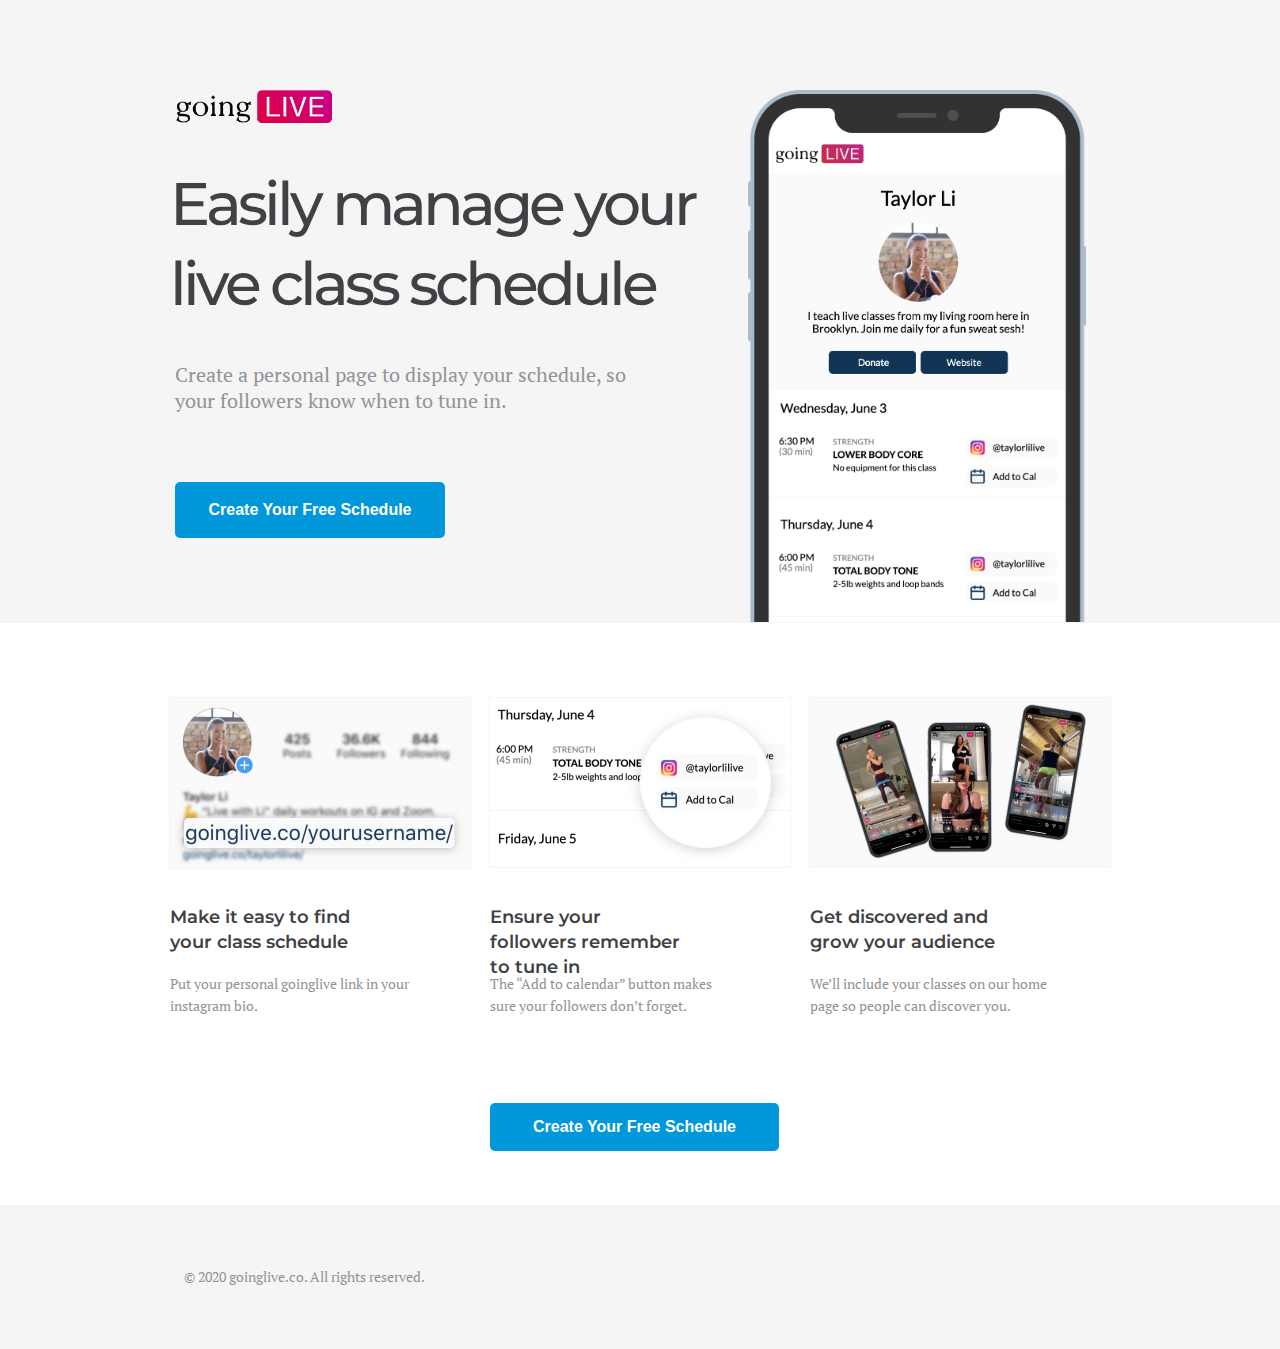
<file: goinglive_landing_page2.html>
<html xmlns="http://www.w3.org/1999/xhtml" class="wf-ptserif-n4-active wf-montserrat-n6-active wf-montserrat-n5-active wf-active"><head><meta http-equiv="Content-Type" content="text/html; charset=UTF-8">
      <!--39ad4491-563d-4d46-9cbc-d50222e74242 a-->

    <title></title>
    <meta name="keywords" content="">
    <meta name="description" content="">








    <meta name="viewport" content="width=device-width, initial-scale=1.0"><meta http-equiv="X-UA-Compatible" content="IE=edge"><meta name="lp-version" content="v6.22.1"><style title="page-styles" type="text/css" data-page-type="main_desktop">
body {
 color:#3f4144;
}
a {
 color:#1279FD;
 text-decoration:none;
}
#lp-pom-text-9 {
 left:0px;
 top:164px;
 display:block;
 background:rgba(255,255,255,0);
 border-style:none;
 border-radius:0px;
 z-index:10;
 width:590px;
 height:160px;
 position:absolute;
}
#lp-pom-text-10 {
 left:5px;
 top:362px;
 display:block;
 background:rgba(255,255,255,0);
 border-style:none;
 border-radius:0px;
 z-index:9;
 width:480px;
 height:52px;
 position:absolute;
}
#lp-pom-image-11 {
 left:5px;
 top:90px;
 display:block;
 background:rgba(255,255,255,0);
 z-index:11;
 position:absolute;
}
#lp-pom-text-18 {
 left:0px;
 top:905px;
 display:block;
 background:rgba(255,255,255,0);
 border-style:none;
 border-radius:0px;
 z-index:8;
 width:201px;
 height:50px;
 position:absolute;
}
#lp-pom-text-19 {
 left:0px;
 top:973px;
 display:block;
 background:rgba(255,255,255,0);
 border-style:none;
 border-radius:0px;
 z-index:7;
 width:242px;
 height:44px;
 position:absolute;
}
#lp-pom-text-44 {
 left:320px;
 top:905px;
 display:block;
 background:rgba(255,255,255,0);
 border-style:none;
 border-radius:0px;
 z-index:5;
 width:201px;
 height:50px;
 position:absolute;
}
#lp-pom-text-45 {
 left:320px;
 top:973px;
 display:block;
 background:rgba(255,255,255,0);
 border-style:none;
 border-radius:0px;
 z-index:4;
 width:242px;
 height:44px;
 position:absolute;
}
#lp-pom-text-48 {
 left:640px;
 top:905px;
 display:block;
 background:rgba(255,255,255,0);
 border-style:none;
 border-radius:0px;
 z-index:2;
 width:201px;
 height:50px;
 position:absolute;
}
#lp-pom-text-49 {
 left:640px;
 top:973px;
 display:block;
 background:rgba(255,255,255,0);
 border-style:none;
 border-radius:0px;
 z-index:1;
 width:242px;
 height:44px;
 position:absolute;
}
#lp-pom-image-178 {
 left:-1px;
 top:697px;
 display:block;
 background:rgba(255,255,255,0);
 z-index:12;
 position:absolute;
}
#lp-pom-image-180 {
 left:319px;
 top:697px;
 display:block;
 background:rgba(255,255,255,0);
 z-index:6;
 position:absolute;
}
#lp-pom-image-182 {
 left:639px;
 top:697px;
 display:block;
 background:rgba(255,255,255,0);
 z-index:3;
 position:absolute;
}
#lp-pom-button-193 {
 left:320px;
 top:1103px;
 display:block;
 border-style:none;
 border-radius:5px;
 z-index:13;
 width:289px;
 height:48px;
 position:absolute;
 background:rgba(0,152,219,1);
 box-shadow:none;
 text-shadow:none;
 color:#fff;
 border-width:undefinedpx;
 border-color:#undefined;
 font-size:16px;
 line-height:19px;
 font-weight:400;
 font-family:Arial, sans-serif;
 font-style:normal;
 text-align:center;
 background-repeat:no-repeat;
}
#lp-pom-button-194 {
 left:5px;
 top:482px;
 display:block;
 border-style:none;
 border-radius:5px;
 z-index:14;
 width:270px;
 height:56px;
 position:absolute;
 background:rgba(0,152,219,1);
 box-shadow:none;
 text-shadow:none;
 color:#fff;
 border-width:undefinedpx;
 border-color:#undefined;
 font-size:16px;
 line-height:19px;
 font-weight:400;
 font-family:Arial, sans-serif;
 font-style:normal;
 text-align:center;
 background-repeat:no-repeat;
}
#lp-pom-image-197 {
 left:578px;
 top:90px;
 display:block;
 background:rgba(255,255,255,0);
 z-index:15;
 position:absolute;
}
#lp-pom-root {
 display:block;
 background:rgba(255,255,255,1);
 border-style:none;
 margin:auto;
 padding-top:0px;
 border-radius:0px;
 min-width:940px;
 height:1349px;
}
#lp-pom-block-8 {
 display:block;
 background:rgba(245,245,245,1);
 border-style:none;
 margin-left:auto;
 margin-right:auto;
 margin-bottom:0px;
 border-radius:0px;
 width:100%;
 height:623px;
 position:relative;
}
#lp-pom-block-16 {
 display:block;
 background:rgba(255,255,255,1);
 border-style:none;
 margin-left:auto;
 margin-right:auto;
 margin-bottom:0px;
 border-radius:0px;
 width:100%;
 height:582px;
 position:relative;
}
#lp-pom-block-199 {
 display:block;
 background:rgba(245,245,245,1);
 border-style:none;
 margin-left:auto;
 margin-right:auto;
 margin-bottom:0px;
 border-radius:0px;
 width:100%;
 height:144px;
 position:relative;
}
#lp-pom-text-202 {
 display:block;
 background:rgba(255,255,255,0);
 border-style:none;
 border-radius:0px;
 left:14px;
 top:1266px;
 z-index:16;
 width:290px;
 height:22px;
 position:absolute;
}
#lp-pom-root .lp-positioned-content {
 top:0px;
 width:940px;
 margin-left:-470px;
}
#lp-pom-block-8 .lp-pom-block-content {
 margin-left:auto;
 margin-right:auto;
 width:940px;
 height:623px;
}
#lp-pom-image-11 .lp-pom-image-container {
 border-style:none;
 border-radius:0px;
 width:158px;
 height:33px;
}
#lp-pom-image-11 .lp-pom-image-container img {
 width:158px;
 height:33px;
}
#lp-pom-block-16 .lp-pom-block-content {
 margin-left:auto;
 margin-right:auto;
 width:940px;
 height:582px;
}
#lp-pom-image-178 .lp-pom-image-container {
 border-style:solid;
 border-width:1px;
 border-color:#F5F5F5;
 border-radius:0px;
 width:300px;
 height:170px;
}
#lp-pom-image-178 .lp-pom-image-container img {
 width:300px;
 height:170px;
}
#lp-pom-image-180 .lp-pom-image-container {
 border-style:solid;
 border-width:1px;
 border-color:#F5F5F5;
 border-radius:0px;
 width:300px;
 height:169px;
}
#lp-pom-image-180 .lp-pom-image-container img {
 width:300px;
 height:169px;
}
#lp-pom-image-182 .lp-pom-image-container {
 border-style:solid;
 border-width:1px;
 border-color:#f5f5f5;
 border-radius:0px;
 width:300px;
 height:169px;
}
#lp-pom-image-182 .lp-pom-image-container img {
 width:300px;
 height:169px;
}
#lp-pom-button-193:hover {
 background:rgba(0,136,208,1);
 box-shadow:none;
 color:#fff;
}
#lp-pom-button-193:active {
 background:rgba(0,124,197,1);
 box-shadow:none;
 color:#fff;
}
#lp-pom-button-193 .label {
 margin-top:-10px;
}
#lp-pom-button-194:hover {
 background:rgba(0,136,208,1);
 box-shadow:none;
 color:#fff;
}
#lp-pom-button-194:active {
 background:rgba(0,124,197,1);
 box-shadow:none;
 color:#fff;
}
#lp-pom-button-194 .label {
 margin-top:-10px;
}
#lp-pom-image-197 .lp-pom-image-container {
 border-style:none;
 border-radius:0px;
 width:338px;
 height:532px;
}
#lp-pom-image-197 .lp-pom-image-container img {
 width:338px;
 height:532px;
}
#lp-pom-block-199 .lp-pom-block-content {
 margin-left:auto;
 margin-right:auto;
 width:940px;
 height:144px;
}
#lp-pom-root-color-overlay {
 position:absolute;
 background:none;
 top:0;
 width:100%;
 height:1349px;
 min-height:100%;
}
#lp-pom-block-8-color-overlay {
 position:absolute;
 background:none;
 height:623px;
 width:100%;;
}
#lp-pom-block-16-color-overlay {
 position:absolute;
 background:none;
 height:582px;
 width:100%;;
}
#lp-pom-block-199-color-overlay {
 position:absolute;
 background:none;
 height:144px;
 width:100%;;
}
</style><style title="page-styles" type="text/css" data-page-type="main_mobile">
@media only screen and (max-width: 600px) {
#lp-pom-root {
 display:block;
 background:rgba(255,255,255,1);
 border-style:none;
 margin:auto;
 padding-top:0px;
 border-radius:0px;
 min-width:320px;
 height:2260px;
}
#lp-pom-block-8 {
 display:block;
 background:rgba(245,245,245,1);
 border-style:none;
 margin-left:auto;
 margin-right:auto;
 margin-bottom:0px;
 border-radius:0px;
 width:100%;
 height:910px;
 position:relative;
}
#lp-pom-text-9 {
 display:block;
 background:rgba(255,255,255,0);
 border-style:none;
 border-radius:0px;
 left:26px;
 top:114px;
 z-index:10;
 width:399px;
 height:240px;
 transform:scale(0.63);
 transform-origin:0 0;
 -webkit-transform:scale(0.63);
 -webkit-transform-origin:0 0;
 position:absolute;
}
#lp-pom-text-10 {
 display:block;
 background:rgba(255,255,255,0);
 border-style:none;
 border-radius:0px;
 left:26px;
 top:286px;
 z-index:9;
 width:337px;
 height:78px;
 transform:scale(0.8);
 transform-origin:0 0;
 -webkit-transform:scale(0.8);
 -webkit-transform-origin:0 0;
 position:absolute;
}
#lp-pom-image-11 {
 display:block;
 background:rgba(255,255,255,0);
 left:26px;
 top:52px;
 z-index:11;
 position:absolute;
}
#lp-pom-button-194 {
 display:block;
 border-style:none;
 border-radius:5px;
 left:26px;
 top:371px;
 z-index:14;
 width:267px;
 height:47px;
 position:absolute;
 background:rgba(0,152,219,1);
 box-shadow:none;
 text-shadow:none;
 color:#fff;
 border-width:undefinedpx;
 border-color:#undefined;
 font-size:16px;
 line-height:19px;
 font-weight:400;
 font-family:Arial, sans-serif;
 font-style:normal;
 text-align:center;
 background-repeat:no-repeat;
}
#lp-pom-image-197 {
 display:block;
 background:rgba(255,255,255,0);
 left:26px;
 top:451px;
 z-index:15;
 position:absolute;
}
#lp-pom-block-16 {
 display:block;
 background:rgba(255,255,255,1);
 border-style:none;
 margin-left:auto;
 margin-right:auto;
 margin-bottom:2px;
 border-radius:0px;
 width:100%;
 height:1220px;
 position:relative;
}
#lp-pom-text-18 {
 display:block;
 background:rgba(255,255,255,0);
 border-style:none;
 border-radius:0px;
 left:20px;
 top:1157px;
 z-index:8;
 width:201px;
 height:50px;
 position:absolute;
}
#lp-pom-text-19 {
 display:block;
 background:rgba(255,255,255,0);
 border-style:none;
 border-radius:0px;
 left:20px;
 top:1215px;
 z-index:7;
 width:242px;
 height:44px;
 position:absolute;
}
#lp-pom-text-44 {
 display:block;
 background:rgba(255,255,255,0);
 border-style:none;
 border-radius:0px;
 left:20px;
 top:1515px;
 z-index:5;
 width:201px;
 height:50px;
 position:absolute;
}
#lp-pom-text-45 {
 display:block;
 background:rgba(255,255,255,0);
 border-style:none;
 border-radius:0px;
 left:20px;
 top:1573px;
 z-index:4;
 width:242px;
 height:44px;
 position:absolute;
}
#lp-pom-text-48 {
 display:block;
 background:rgba(255,255,255,0);
 border-style:none;
 border-radius:0px;
 left:20px;
 top:1872px;
 z-index:2;
 width:201px;
 height:50px;
 position:absolute;
}
#lp-pom-text-49 {
 display:block;
 background:rgba(255,255,255,0);
 border-style:none;
 border-radius:0px;
 left:20px;
 top:1930px;
 z-index:1;
 width:242px;
 height:44px;
 position:absolute;
}
#lp-pom-image-178 {
 display:block;
 background:rgba(255,255,255,0);
 left:19px;
 top:984px;
 z-index:12;
 position:absolute;
}
#lp-pom-image-180 {
 display:block;
 background:rgba(255,255,255,0);
 left:19px;
 top:1342px;
 z-index:6;
 position:absolute;
}
#lp-pom-image-182 {
 display:block;
 background:rgba(255,255,255,0);
 left:11px;
 top:1699px;
 z-index:3;
 position:absolute;
}
#lp-pom-button-193 {
 display:block;
 border-style:none;
 border-radius:5px;
 left:20px;
 top:2024px;
 z-index:13;
 width:280px;
 height:48px;
 position:absolute;
 background:rgba(0,152,219,1);
 box-shadow:none;
 text-shadow:none;
 color:#fff;
 border-width:undefinedpx;
 border-color:#undefined;
 font-size:16px;
 line-height:19px;
 font-weight:400;
 font-family:Arial, sans-serif;
 font-style:normal;
 text-align:center;
 background-repeat:no-repeat;
}
#lp-pom-block-199 {
 display:block;
 background:rgba(245,245,245,1);
 border-style:none;
 margin-left:auto;
 margin-right:auto;
 margin-bottom:0px;
 border-radius:0px;
 width:100%;
 height:128px;
 position:relative;
}
#lp-pom-text-202 {
 display:block;
 background:rgba(255,255,255,0);
 border-style:none;
 border-radius:0px;
 left:7px;
 top:2185px;
 z-index:16;
 width:279px;
 height:22px;
 position:absolute;
}
body {
 color:#3f4144;
}
a {
 color:#1279FD;
 text-decoration:none;
}
#lp-pom-root .lp-positioned-content {
 top:0px;
 width:320px;
 margin-left:-160px;
}
#lp-pom-block-8 .lp-pom-block-content {
 margin-left:auto;
 margin-right:auto;
 width:320px;
 height:910px;
}
#lp-pom-image-11 .lp-pom-image-container {
 border-style:none;
 border-radius:0px;
 width:158px;
 height:33px;
}
#lp-pom-image-11 .lp-pom-image-container img {
 width:158px;
 height:33px;
}
#lp-pom-block-16 .lp-pom-block-content {
 margin-left:auto;
 margin-right:auto;
 width:320px;
 height:1220px;
}
#lp-pom-image-178 .lp-pom-image-container {
 border-style:solid;
 border-width:1px;
 border-color:#F5F5F5;
 border-radius:0px;
 width:280px;
 height:158px;
}
#lp-pom-image-178 .lp-pom-image-container img {
 width:280px;
 height:158px;
}
#lp-pom-image-180 .lp-pom-image-container {
 border-style:solid;
 border-width:1px;
 border-color:#F5F5F5;
 border-radius:0px;
 width:280px;
 height:158px;
}
#lp-pom-image-180 .lp-pom-image-container img {
 width:280px;
 height:158px;
}
#lp-pom-image-182 .lp-pom-image-container {
 border-style:solid;
 border-width:1px;
 border-color:#f5f5f5;
 border-radius:0px;
 width:280px;
 height:158px;
}
#lp-pom-image-182 .lp-pom-image-container img {
 width:280px;
 height:158px;
}
#lp-pom-button-193:hover {
 background:rgba(0,136,208,1);
 box-shadow:none;
 color:#fff;
}
#lp-pom-button-193:active {
 background:rgba(0,124,197,1);
 box-shadow:none;
 color:#fff;
}
#lp-pom-button-193 .label {
 margin-top:-10px;
}
#lp-pom-button-194:hover {
 background:rgba(0,136,208,1);
 box-shadow:none;
 color:#fff;
}
#lp-pom-button-194:active {
 background:rgba(0,124,197,1);
 box-shadow:none;
 color:#fff;
}
#lp-pom-button-194 .label {
 margin-top:-10px;
}
#lp-pom-image-197 .lp-pom-image-container {
 border-style:none;
 border-radius:0px;
 width:267px;
 height:458px;
}
#lp-pom-image-197 .lp-pom-image-container img {
 width:267px;
 height:458px;
}
#lp-pom-block-199 .lp-pom-block-content {
 margin-left:auto;
 margin-right:auto;
 width:320px;
 height:128px;
}
#lp-pom-root-color-overlay {
 position:absolute;
 background:none;
 top:0;
 width:100%;
 height:2260px;
 min-height:100%;
}
#lp-pom-block-8-color-overlay {
 position:absolute;
 background:none;
 height:910px;
 width:100%;;
}
#lp-pom-block-16-color-overlay {
 position:absolute;
 background:none;
 height:1220px;
 width:100%;;
}
#lp-pom-block-199-color-overlay {
 position:absolute;
 background:none;
 height:128px;
 width:100%;;
}
}

div.lp-pom-root .lp-pom-form-field.legacy{position:absolute;left:0;top:0;margin-bottom:12px}div.lp-pom-root .lp-pom-form-field.legacy label{position:absolute;left:0;top:0}div.lp-pom-root .lp-pom-form-field.legacy select{position:absolute;left:0;top:0;padding:0;margin:0;border:1px solid #666}div.lp-pom-root .lp-pom-form-field.legacy select option{padding:0.2em}div.lp-pom-root .lp-pom-form-field.legacy textarea,div.lp-pom-root .lp-pom-form-field.legacy input[type=text]{position:absolute;left:0;top:0;padding:0;margin:0;border:1px solid #666}div.lp-pom-root .lp-pom-form-field.legacy input[type=text]::-moz-focus-inner{padding:0;border:none}div.lp-pom-root .lp-pom-form-field.legacy select::-moz-focus-inner{padding:0;border:none}div.lp-pom-root .lp-pom-form-field.legacy .optionsList{position:absolute;left:0;top:0;right:0;padding:0;margin:0}div.lp-pom-root .lp-pom-form-field.legacy .option{position:relative;margin-bottom:6px}div.lp-pom-root .lp-pom-form-field.legacy .option input{position:absolute}div.lp-pom-root .lp-pom-form-field.legacy .option label{position:relative;display:block}div.lp-pom-root .lp-pom-form input.submit{position:absolute;left:0;top:0}.lp-pom-form.has-axis *{box-sizing:border-box}.lp-pom-form.has-axis form{position:static !important}.lp-pom-form.has-axis .fields{display:flex;justify-content:flex-start}.lp-pom-form.has-axis input,.lp-pom-form.has-axis select,.lp-pom-form.has-axis textarea{box-shadow:none;outline:none}.lp-pom-form.has-axis input[type='text'],.lp-pom-form.has-axis input[type='email'],.lp-pom-form.has-axis input[type='tel'],.lp-pom-form.has-axis select,.lp-pom-form.has-axis textarea{width:100%}.lp-pom-form.has-axis select{padding:0.2em}.lp-pom-form.has-axis input::-moz-focus-inner{padding:0;border:none}.lp-pom-form.has-axis select::-moz-focus-inner{padding:0;border:none}.lp-pom-form.has-axis .option{align-items:center;margin-bottom:6px;padding-left:20px;padding-right:8px}.lp-pom-form.has-axis .option input{margin-right:8px;margin-left:-20px}html{color:#000;background:rgba(0,0,0,0)}body,div,dl,dt,dd,ul,ol,li,h1,h2,h3,h4,h5,h6,pre,code,form,fieldset,legend,input,button,textarea,p,blockquote,th,td{margin:0;padding:0}button::-moz-focus-inner{padding:0;border:none}table{border-collapse:collapse;border-spacing:0}fieldset,img{border:0}address,caption,cite,code,dfn,em,strong,th,var,optgroup{font-style:inherit;font-weight:inherit}del,ins{text-decoration:none}li{list-style:none}caption,th{text-align:left}h1,h2,h3,h4,h5,h6{font-size:100%;font-weight:normal}q:before,q:after{content:''}abbr,acronym{border:0;font-variant:normal}sup{vertical-align:baseline}sub{vertical-align:baseline}legend{color:#000}input,button,textarea,select,optgroup,option{font-family:inherit;font-size:inherit;font-style:inherit;font-weight:inherit}:focus{outline:0}blockquote,q{quotes:none}.clearfix:after{content:"";display:table;clear:both}html,body,.lp-pom-body{height:100%;-webkit-text-size-adjust:none;-moz-text-size-adjust:none;-ms-text-size-adjust:none;text-size-adjust:none}body.lp-pom-body.lp-sub-page{-webkit-transform:translateZ(0)}body.lp-pom-body:not(.lp-convertable-page){background-color:#fff}body.lp-pom-body.lp-convertable-page{overflow:hidden}body.lp-pom-body.lp-sub-page .lp-pom-root{overflow:hidden}div.lp-pom-root{min-height:100%;position:relative;top:0}div.lp-pom-root,.cke-text{font-size:14px;line-height:17px}.lp-pom-body{font-family:Arial, sans-serif}.lp-positioned-content{position:absolute;left:50%;top:0;height:0;z-index:1}.lp-pom-block-content{position:relative;height:100%}.lp-pom-root .lp-pom-button{text-decoration:none;display:block;cursor:pointer}.lp-pom-root .lp-pom-button:disabled{opacity:0.6;pointer-events:none}div.lp-pom-root .lp-pom-button span{position:absolute;top:50%;display:block;text-align:center;left:0;right:0;padding:0 8px 0 8px;cursor:pointer}div.lp-pom-root .lp-pom-button{*background-image:url(/images/transparent.gif);_background-image:url(/images/transparent.gif);background-image:url(/images/transparent.gif);background:rgba(0,0,0,0)}.lp-pom-button .label strong{font-weight:bolder}.lp-pom-button .label em{font-style:italic}.lp-pom-text span[style~="color:"] a{color:inherit}div.lp-pom-root .lp-pom-text span{}div.lp-pom-root .lp-pom-text.inline span{line-height:1}div.lp-pom-root .lp-pom-text p,.cke-text p{line-height:17px}div.lp-pom-root .lp-pom-text.nlh p,.cke-text.nlh p{line-height:22px}div.lp-pom-root .lp-pom-text a,.cke-text a{text-decoration:underline}div.lp-pom-root .lp-pom-text h1,.cke-text h1{font-size:28px;margin-bottom:19px;line-height:34px}div.lp-pom-root .lp-pom-text h2,.cke-text h2{font-size:21px;margin-bottom:16px;line-height:25px}div.lp-pom-root .lp-pom-text h3,.cke-text h3{font-size:16px;margin-bottom:15px;line-height:19px}div.lp-pom-root .lp-pom-text h4,.cke-text h4{font-size:14px;margin-bottom:14px;line-height:17px}div.lp-pom-root .lp-pom-text h5,.cke-text h5{font-size:12px;margin-bottom:13px;line-height:14px}div.lp-pom-root .lp-pom-text h6,.cke-text h6{font-size:10px;margin-bottom:12px;line-height:12px}div.lp-pom-root .lp-pom-text .lplh-8,div.lp-pom-root .lp-pom-text.nlh .lplh-8,.cke-text .lplh-8,.cke-text.nlh .lplh-8{line-height:8px}div.lp-pom-root .lp-pom-text .lplh-9,div.lp-pom-root .lp-pom-text.nlh .lplh-9,.cke-text .lplh-9,.cke-text.nlh .lplh-9{line-height:9px}div.lp-pom-root .lp-pom-text .lplh-10,div.lp-pom-root .lp-pom-text.nlh .lplh-10,.cke-text .lplh-10,.cke-text.nlh .lplh-10{line-height:10px}div.lp-pom-root .lp-pom-text .lplh-11,div.lp-pom-root .lp-pom-text.nlh .lplh-11,.cke-text .lplh-11,.cke-text.nlh .lplh-11{line-height:11px}div.lp-pom-root .lp-pom-text .lplh-12,div.lp-pom-root .lp-pom-text.nlh .lplh-12,.cke-text .lplh-12,.cke-text.nlh .lplh-12{line-height:12px}div.lp-pom-root .lp-pom-text .lplh-13,div.lp-pom-root .lp-pom-text.nlh .lplh-13,.cke-text .lplh-13,.cke-text.nlh .lplh-13{line-height:13px}div.lp-pom-root .lp-pom-text .lplh-14,div.lp-pom-root .lp-pom-text.nlh .lplh-14,.cke-text .lplh-14,.cke-text.nlh .lplh-14{line-height:14px}div.lp-pom-root .lp-pom-text .lplh-15,div.lp-pom-root .lp-pom-text.nlh .lplh-15,.cke-text .lplh-15,.cke-text.nlh .lplh-15{line-height:15px}div.lp-pom-root .lp-pom-text .lplh-16,div.lp-pom-root .lp-pom-text.nlh .lplh-16,.cke-text .lplh-16,.cke-text.nlh .lplh-16{line-height:16px}div.lp-pom-root .lp-pom-text .lplh-17,div.lp-pom-root .lp-pom-text.nlh .lplh-17,.cke-text .lplh-17,.cke-text.nlh .lplh-17{line-height:17px}div.lp-pom-root .lp-pom-text .lplh-18,div.lp-pom-root .lp-pom-text.nlh .lplh-18,.cke-text .lplh-18,.cke-text.nlh .lplh-18{line-height:18px}div.lp-pom-root .lp-pom-text .lplh-19,div.lp-pom-root .lp-pom-text.nlh .lplh-19,.cke-text .lplh-19,.cke-text.nlh .lplh-19{line-height:19px}div.lp-pom-root .lp-pom-text .lplh-20,div.lp-pom-root .lp-pom-text.nlh .lplh-20,.cke-text .lplh-20,.cke-text.nlh .lplh-20{line-height:20px}div.lp-pom-root .lp-pom-text .lplh-22,div.lp-pom-root .lp-pom-text.nlh .lplh-22,.cke-text .lplh-22,.cke-text.nlh .lplh-22{line-height:22px}div.lp-pom-root .lp-pom-text .lplh-24,div.lp-pom-root .lp-pom-text.nlh .lplh-24,.cke-text .lplh-24,.cke-text.nlh .lplh-24{line-height:24px}div.lp-pom-root .lp-pom-text .lplh-26,div.lp-pom-root .lp-pom-text.nlh .lplh-26,.cke-text .lplh-26,.cke-text.nlh .lplh-26{line-height:26px}div.lp-pom-root .lp-pom-text .lplh-29,div.lp-pom-root .lp-pom-text.nlh .lplh-29,.cke-text .lplh-29,.cke-text.nlh .lplh-29{line-height:29px}div.lp-pom-root .lp-pom-text .lplh-31,div.lp-pom-root .lp-pom-text.nlh .lplh-31,.cke-text .lplh-31,.cke-text.nlh .lplh-31{line-height:31px}div.lp-pom-root .lp-pom-text .lplh-32,div.lp-pom-root .lp-pom-text.nlh .lplh-32,.cke-text .lplh-32,.cke-text.nlh .lplh-32{line-height:32px}div.lp-pom-root .lp-pom-text .lplh-34,div.lp-pom-root .lp-pom-text.nlh .lplh-34,.cke-text .lplh-34,.cke-text.nlh .lplh-34{line-height:34px}div.lp-pom-root .lp-pom-text .lplh-35,div.lp-pom-root .lp-pom-text.nlh .lplh-35,.cke-text .lplh-35,.cke-text.nlh .lplh-35{line-height:35px}div.lp-pom-root .lp-pom-text .lplh-38,div.lp-pom-root .lp-pom-text.nlh .lplh-38,.cke-text .lplh-38,.cke-text.nlh .lplh-38{line-height:38px}div.lp-pom-root .lp-pom-text .lplh-40,div.lp-pom-root .lp-pom-text.nlh .lplh-40,.cke-text .lplh-40,.cke-text.nlh .lplh-40{line-height:40px}div.lp-pom-root .lp-pom-text .lplh-42,div.lp-pom-root .lp-pom-text.nlh .lplh-42,.cke-text .lplh-42,.cke-text.nlh .lplh-42{line-height:42px}div.lp-pom-root .lp-pom-text .lplh-43,div.lp-pom-root .lp-pom-text.nlh .lplh-43,.cke-text .lplh-43,.cke-text.nlh .lplh-43{line-height:43px}div.lp-pom-root .lp-pom-text .lplh-45,div.lp-pom-root .lp-pom-text.nlh .lplh-45,.cke-text .lplh-45,.cke-text.nlh .lplh-45{line-height:45px}div.lp-pom-root .lp-pom-text .lplh-58,div.lp-pom-root .lp-pom-text.nlh .lplh-58,.cke-text .lplh-58,.cke-text.nlh .lplh-58{line-height:58px}div.lp-pom-root .lp-pom-text .lplh-77,div.lp-pom-root .lp-pom-text.nlh .lplh-77,.cke-text .lplh-77,.cke-text.nlh .lplh-77{line-height:77px}div.lp-pom-root .lp-pom-text .lplh-86,div.lp-pom-root .lp-pom-text.nlh .lplh-86,.cke-text .lplh-86,.cke-text.nlh .lplh-86{line-height:86px}div.lp-pom-root .lp-pom-text .lplh-87,div.lp-pom-root .lp-pom-text.nlh .lplh-87,.cke-text .lplh-87,.cke-text.nlh .lplh-87{line-height:87px}div.lp-pom-root .lp-pom-text .lplh-115,div.lp-pom-root .lp-pom-text.nlh .lplh-115,.cke-text .lplh-115,.cke-text.nlh .lplh-115{line-height:115px}div.lp-pom-root .lp-pom-text p,.cke-text p,div.lp-pom-root .lp-pom-text blockquote,.cke-text blockquote,div.lp-pom-root .lp-pom-text ul,.cke-text ul,div.lp-pom-root .lp-pom-text dl,.cke-text dl{margin-bottom:16px}div.lp-pom-root .lp-pom-text>p:last-child,div.lp-pom-root .lp-pom-text>blockquote:last-child,div.lp-pom-root .lp-pom-text>dl:last-child,div.lp-pom-root .lp-pom-text>h1:last-child,div.lp-pom-root .lp-pom-text>h2:last-child,div.lp-pom-root .lp-pom-text>h3:last-child,div.lp-pom-root .lp-pom-text>h4:last-child,div.lp-pom-root .lp-pom-text>h5:last-child,div.lp-pom-root .lp-pom-text>h6:last-child,div.lp-pom-root .lp-pom-text .fr-view>p:last-child,div.lp-pom-root .lp-pom-text .fr-view>blockquote:last-child,div.lp-pom-root .lp-pom-text .fr-view>dl:last-child,div.lp-pom-root .lp-pom-text .fr-view>h1:last-child,div.lp-pom-root .lp-pom-text .fr-view>h2:last-child,div.lp-pom-root .lp-pom-text .fr-view>h3:last-child,div.lp-pom-root .lp-pom-text .fr-view>h4:last-child,div.lp-pom-root .lp-pom-text .fr-view>h5:last-child,div.lp-pom-root .lp-pom-text .fr-view>h6:last-child{margin-bottom:0}div.lp-pom-root .lp-pom-text h1,.cke-text h1,div.lp-pom-root .lp-pom-text h2,.cke-text h2,div.lp-pom-root .lp-pom-text h3,.cke-text h3,div.lp-pom-root .lp-pom-text h4,.cke-text h4,div.lp-pom-root .lp-pom-text h5,.cke-text h5,div.lp-pom-root .lp-pom-text h6,.cke-text h6{font-weight:bolder}div.lp-pom-root .lp-pom-text b,.cke-text b,div.lp-pom-root .lp-pom-text strong,.cke-text strong{font-weight:bolder}div.lp-pom-root .lp-pom-text optgroup,.cke-text optgroup{font-weight:normal}div.lp-pom-root .lp-pom-text abbr,.cke-text abbr,div.lp-pom-root .lp-pom-text acronym,.cke-text acronym{border-bottom:1px dotted #000;cursor:help}div.lp-pom-root .lp-pom-text em,.cke-text em{font-style:italic}div.lp-pom-root .lp-pom-text del,.cke-text del{text-decoration:line-through}div.lp-pom-root .lp-pom-text blockquote,.cke-text blockquote,div.lp-pom-root .lp-pom-text ul,.cke-text ul,div.lp-pom-root .lp-pom-text ol,.cke-text ol,div.lp-pom-root .lp-pom-text dl,.cke-text dl{margin:14px;font-size:14px;line-height:17px}div.lp-pom-root .lp-pom-text ul,.cke-text ul{margin-left:16px}div.lp-pom-root .lp-pom-text ol,.cke-text ol{margin-left:25px}div.lp-pom-root .lp-pom-text li,.cke-text li{display:list-item}div.lp-pom-root .lp-pom-text ol li,.cke-text ol li{list-style:decimal outside}div.lp-pom-root .lp-pom-text ul li,.cke-text ul li{list-style:disc outside}div.lp-pom-root .lp-pom-text dl dd,.cke-text dl dd{margin-left:14px}div.lp-pom-root .lp-pom-text th,.cke-text th,div.lp-pom-root .lp-pom-text td,.cke-text td{border:1px solid #000;padding:7px}div.lp-pom-root .lp-pom-text th,.cke-text th{font-weight:bold;text-align:center}div.lp-pom-root .lp-pom-text caption,.cke-text caption{margin-bottom:7px;text-align:center}div.lp-pom-root .lp-pom-text sup,.cke-text sup{vertical-align:super}div.lp-pom-root .lp-pom-text sub,.cke-text sub{vertical-align:sub}



div.lp-pom-root .lp-element.lp-code{overflow:hidden}.lp-pom-root .lp-pom-image img{vertical-align:top}.lp-pom-root .lp-pom-image a img{cursor:pointer}.lp-pom-social-widget .horizontal{margin-left:0;padding:0}.lp-pom-social-widget .horizontal .facebook_container{margin-left:0;overflow:hidden}.lp-pom-social-widget .widget{padding-right:5px}.lp-pom-social-widget .fb_edge_widget_with_comment span.fb_edge_comment_widget iframe.fb_ltr{display:none !important}.lp-pom-social-widget iframe.fb_ltr{display:none !important}.fb_edge_widget_with_comment span{width:120px !important}.fb_recommend .fb_edge_widget_with_comment iframe{width:97px !important}body.ms-windows .fb_recommend{overflow:hidden;width:88px}body.ms-windows .fb_like{overflow:hidden;width:48px !important}body.ms-windows .lp-editor .fb_recommend{overflow:hidden;width:90px}body.ms-windows .lp-editor .fb_like{overflow:hidden;width:50px !important}@-moz-document url-prefix(){body.ms-windows .fb_recommend{width:86px !important}body.ms-windows .lp-editor .fb_recommend{width:90px !important}body.ms-windows .lp-editor .fb_like{width:50px !important}}.fb_like .fb_edge_widget_with_comment iframe{width:50px !important}.lp-pom-social-widget .vertical{margin-left:0;overflow:hidden}.lp-pom-social-widget .horizontal.widget_container{margin-right:-5px}.lp-pom-social-widget .widget.horizontal.container{margin-right:0;white-space:nowrap;float:left}.lp-pom-social-widget .facebook_container.horizontal.container{margin:0}.lp-pom-social-widget .widget_container.horizontal.top .twitter_container{margin-top:40px}.lp-pom-social-widget .widget_container.horizontal.top.widget-count-1 .twitter_container{margin-top:0}div.lp-social-widget-overlay{position:absolute;z-index:9999;top:0;left:0;width:100%;height:100%;background:#000000}.lp-pom-video-background iframe{transition:opacity 200ms linear}




</style><!-- lp:insertions start head --><meta property="og:title" content="goinglive.co">
<script type="text/javascript">window.ub = {"page":{"id":"39ad4491-563d-4d46-9cbc-d50222e74242","variantId":"a","usedAs":"main","name":"","url":"","dimensions":{"desktop":{"height":1349,"width":940},"mobile":{"height":2260,"width":320},"mobileMaxWidth":600}},"hooks":{"beforeFormSubmit":[],"afterFormSubmit":[]}};</script>
<script>window.ub.page.webFonts = ['Montserrat:500,600','PT Serif:regular'];</script><!-- lp:insertions end head --><link rel="stylesheet" href="https://fonts.googleapis.com/css?family=Montserrat:500,600%7CPT+Serif:regular" media="all"><style type="text/css">@media only screen and (max-width: 480px), only screen and (max-device-width: 480px) {* {-webkit-text-size-adjust: none;}}</style></head>
    <body class="lp-pom-body"><!-- lp:insertions start body:before --><!-- lp:insertions end body:before -->


<div class="lp-element lp-pom-root" id="lp-pom-root"><div id="lp-pom-root-color-overlay"></div><div class="lp-positioned-content"><div class="lp-element lp-pom-text nlh" id="lp-pom-text-9" style="height: auto;"><h1 style="line-height: 80px;letter-spacing: -4px;"><span style="font-size: 60px; font-family: Montserrat; font-weight: 500; font-style: normal;">Easily manage your live class schedule</span></h1></div><div class="lp-element lp-pom-text nlh" id="lp-pom-text-10" style="height: auto;"><p style="line-height: 26px;"><span style="font-family: &quot;PT Serif&quot;; font-weight: 400; font-style: normal; font-size: 20px; color: rgb(145, 147, 150);">Create a personal page to display your schedule, so your followers know when to tune in.</span></p></div><div class="lp-element lp-pom-image" id="lp-pom-image-11"><div class="lp-pom-image-container" style="overflow: hidden;">

  <img src="assets/goinglivelogo.png"></div></div><div class="lp-element lp-pom-text nlh" id="lp-pom-text-18" style="height: auto;"><h2><strong><span style="font-family: Montserrat; font-weight: 600; font-style: normal; font-size: 18px;">Make it easy to find your class schedule</span></strong></h2></div><div class="lp-element lp-pom-text nlh" id="lp-pom-text-19" style="height: auto;"><p><span style="font-family: &quot;PT Serif&quot;; font-weight: 400; font-style: normal; color: rgb(145, 147, 150);">Put your personal goinglive link in your instagram bio.&nbsp;</span></p></div><div class="lp-element lp-pom-text nlh" id="lp-pom-text-44" style="height: auto;"><h2><strong><span style="font-family: Montserrat; font-weight: 600; font-style: normal; font-size: 18px;">Ensure your followers remember to tune in</span></strong></h2></div><div class="lp-element lp-pom-text nlh" id="lp-pom-text-45" style="height: auto;"><p><span style="font-family: &quot;PT Serif&quot;; font-weight: 400; font-style: normal; color: rgb(145, 147, 150);">The “Add to calendar” button makes sure your followers don’t forget.</span></p></div><div class="lp-element lp-pom-text nlh" id="lp-pom-text-48" style="height: auto;"><h2><strong><span style="font-family: Montserrat; font-weight: 600; font-style: normal; font-size: 18px;">Get discovered and grow your audience</span></strong></h2></div><div class="lp-element lp-pom-text nlh" id="lp-pom-text-49" style="height: auto;"><p><span style="font-family: &quot;PT Serif&quot;; font-weight: 400; font-style: normal; color: rgb(145, 147, 150);">We’ll include your classes on our home page so people can discover you.</span></p></div><div class="lp-element lp-pom-image" id="lp-pom-image-178"><div class="lp-pom-image-container" style="overflow: hidden;"><img src="assets/ig-bio-3.png"></div></div><div class="lp-element lp-pom-image" id="lp-pom-image-180">
<div class="lp-pom-image-container" style="overflow: hidden;">
<img src="assets/schedule.png" srcset="assets/schedule.png"></div></div><div class="lp-element lp-pom-image" id="lp-pom-image-182"><div class="lp-pom-image-container" style="overflow: hidden;"><img src="assets/discover-ig2.png"></div></div><a class="lp-element lp-pom-button" id="lp-pom-button-193"><span class="label"><strong>Create Your Free Schedule</strong></span></a><a class="lp-element lp-pom-button" id="lp-pom-button-194"><span class="label"><strong>Create Your Free Schedule</strong></span></a><div class="lp-element lp-pom-image" id="lp-pom-image-197">

<div class="lp-pom-image-container" style="overflow: hidden;"><img src="assets/goinglive_in_phone_cutoff.png" /></div>
</div><div class="lp-element lp-pom-text nlh" id="lp-pom-text-202" style="height: auto;"><p><span style="font-family: &quot;PT Serif&quot;; font-weight: 400; font-style: normal; color: rgb(145, 147, 150);"><a href="clkn/https/goinglive.co/"></a>© 2020 goinglive.co. All rights reserved.</span></p></div></div><div class="lp-element lp-pom-block" id="lp-pom-block-8"><div id="lp-pom-block-8-color-overlay"></div><div class="lp-pom-block-content"></div></div><div class="lp-element lp-pom-block" id="lp-pom-block-16"><div id="lp-pom-block-16-color-overlay"></div><div class="lp-pom-block-content"></div></div><div class="lp-element lp-pom-block" id="lp-pom-block-199"><div id="lp-pom-block-199-color-overlay"></div><div class="lp-pom-block-content"></div></div></div><!-- lp:insertions start body:after -->

<!-- lp:insertions end body:after --><div class="backdrop__3tG5Hl"></div></body></html>
</file>
